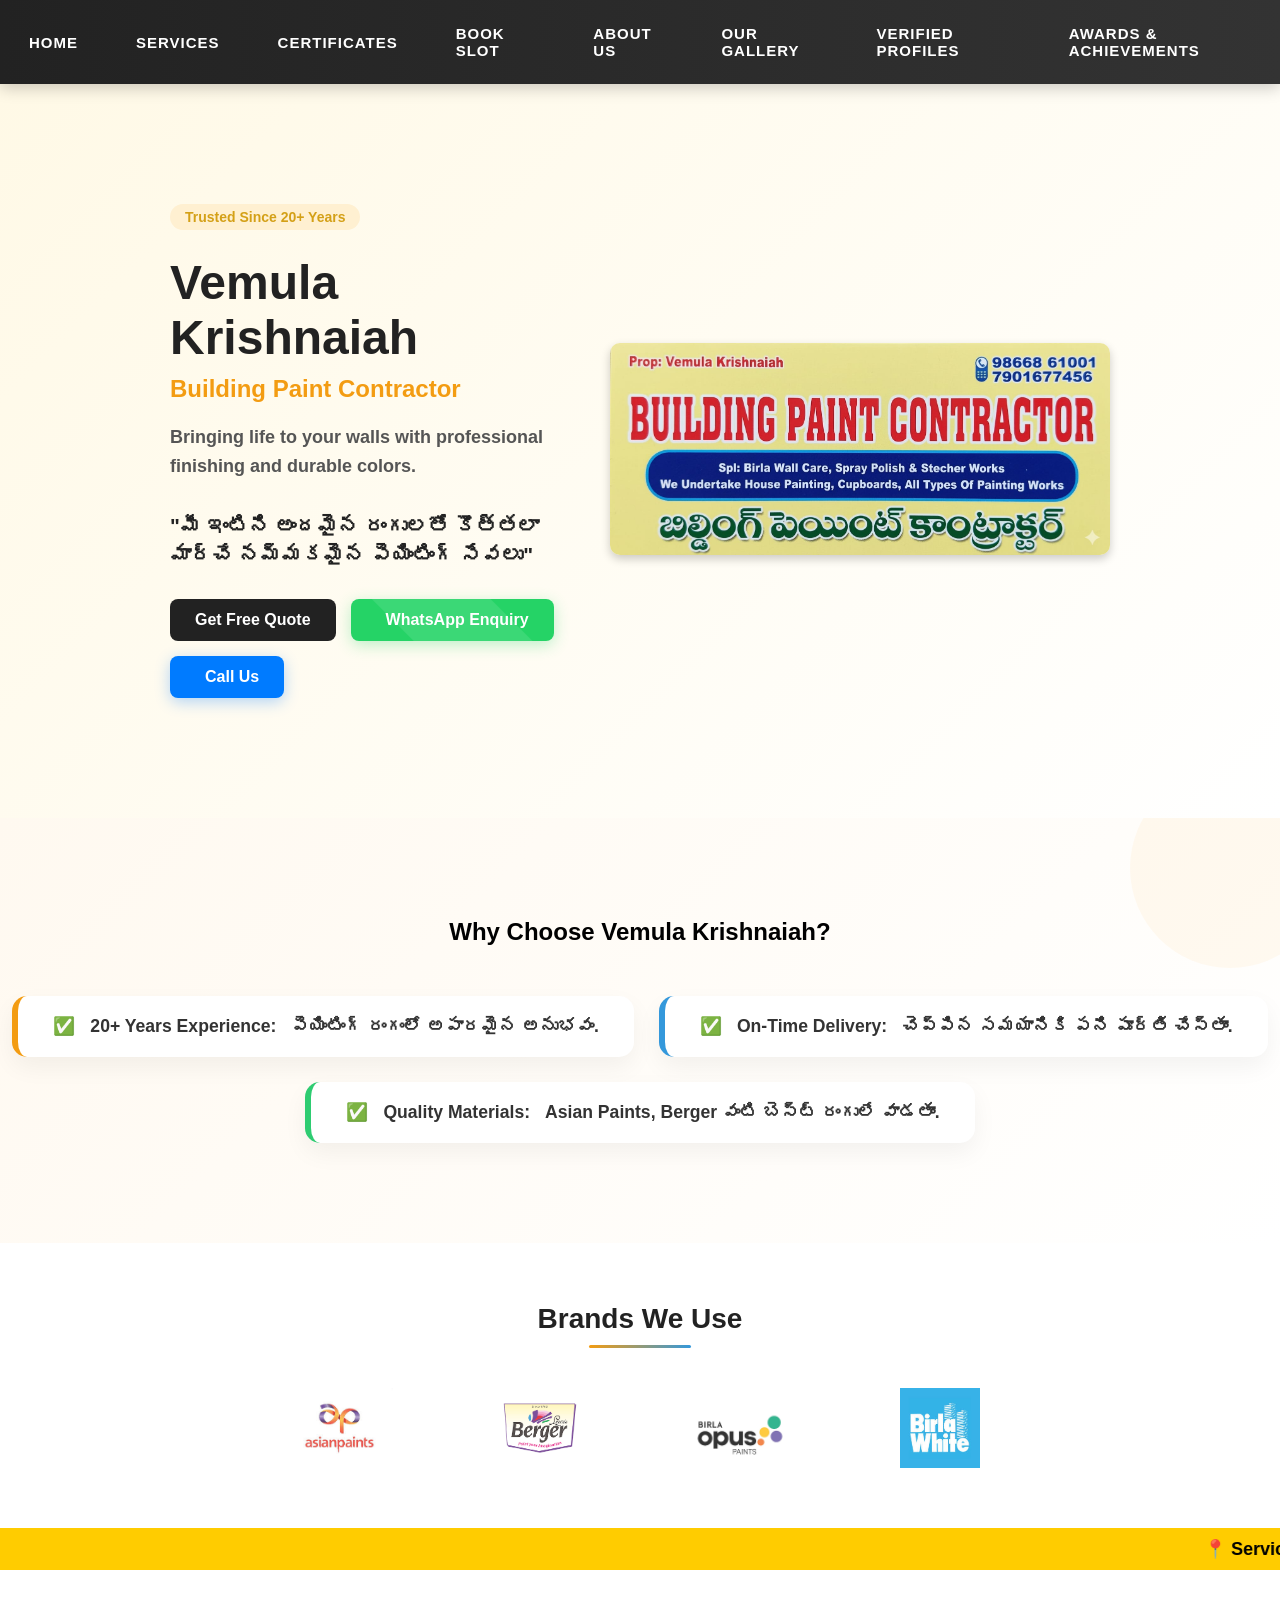
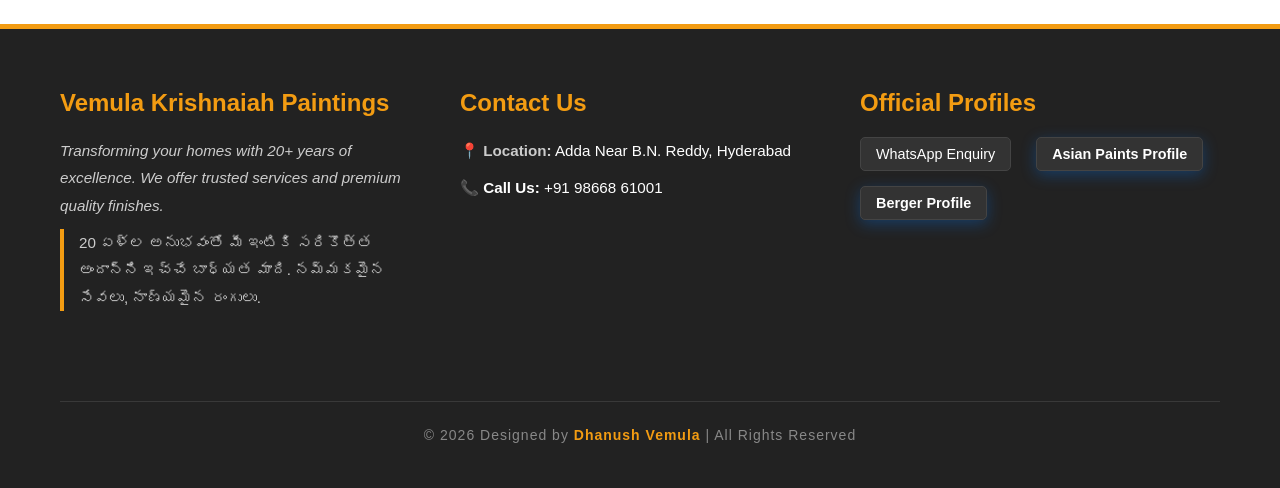
<file: index.html>
<!DOCTYPE html>
<html lang="en">

<head>
  <meta charset="UTF-8">
 <title>Vemula Krishnaiah Paintings</title>

<link rel="icon"
type="image/png"
href="Images/favicon.jpg">
  <meta name="viewport" content="width=device-width, initial-scale=1.0">

  <meta name="description"
    content="Vemula Krishnaiah - Professional building painting contractor offering interior, exterior, texture and waterproofing services.">

  <link rel="stylesheet" href="style.css">
</head>

<body>

<!-- ================= NAVBAR ================= -->

<nav class="navbar">
  <a href="index.html">Home</a>
  <a href="services.html">Services</a>
  <a href="certificates.html">Certificates</a>
  <a href="contact.html">Book Slot</a>
   <a href="about.html">About us</a>
    <a href="gallery.html">OUR GALLERY</a>
      <a href="memberships.html">Verified Profiles</a>
          <a href="achievements.html">Awards & Achievements</a>





    
</nav>
<!-- ================= BUSINESS INTRO ================= -->
<header class="header">
  <div class="hero-container">
    <div class="hero-content">
      <div class="hero-text">
        <span class="badge">Trusted Since 20+ Years</span>
        <h1 class="business-name">Vemula Krishnaiah</h1>
        <h2 class="business-title">Building Paint Contractor</h2>
        <p class="tagline">
          Bringing life to your walls with professional finishing and durable colors. 
        </p>
            <p class="tagline-te">"మీ ఇంటిని అందమైన రంగులతో కొత్తలా మార్చే నమ్మకమైన పెయింటింగ్ సేవలు"</p>
        <div class="cta-buttons">
          <a href="contact.html" class="btn primary-btn">Get Free Quote</a>
          <a href="https://wa.me/919866861001" class="btn whatsapp-btn" target="_blank">
            
            <i class="fab fa-whatsapp"></i> WhatsApp Enquiry
          </a>
              <a href="tel:+919866861001" class="btn call-btn">
        <i class="fas fa-phone-alt"></i> Call Us
    </a>
        </div>
      </div>
      <div class="hero-image">
        <img src="Images/contractor-banner.jpeg" alt="Painting Contractor">
        
      </div>
    </div>
  </div>
</header>

<!-- ================= whyus ================= -->
<section class="why-us">
    <div class="container">
        <h2>Why Choose Vemula Krishnaiah?</h2>
        <ul class="features-list">
            <li>✅ <strong>20+ Years Experience:</strong> పెయింటింగ్ రంగంలో అపారమైన అనుభవం.</li>
            <li>✅ <strong>On-Time Delivery:</strong> చెప్పిన సమయానికి పని పూర్తి చేస్తాం.</li>
            <li>✅ <strong>Quality Materials:</strong> Asian Paints, Berger వంటి బెస్ట్ రంగులే వాడతాం.</li>
          
    </div>
</section>
<!-- ================= BRANDS ================= -->

<section class="brands">

<h2>Brands We Use</h2>

<div class="brand-logos">

<img src="Images/asian-paints.jpg" alt="Asian Paints">
<img src="Images/berger-paints.png" alt="Berger">
<img src="Images/opus.png" alt="Opus">
<img src="Images/birla-paint.jpg" alt="Birla White">

</div>

</section>



<!-- ================= LOCATION MARQUEE ================= -->


<marquee class="marquee-text" scrollamount="6">
        📍 <strong>Service Areas:</strong> B.N. Reddy Nagar, Vanasthalipuram, Hasthinapuram, L.B. Nagar, and all over Hyderabad. 
        📞 Contact: +91 98668 61001
    </marquee>

    <!-- ================= Footer ================= -->

<footer class="main-footer">
    <div class="footer-container">
        
        <div class="footer-about">
            <h3>Vemula Krishnaiah Paintings</h3>
            <p class="en-text">Transforming your homes with 20+ years of excellence. We offer trusted services and premium quality finishes.</p>
            <p class="te-text">20 ఏళ్ల అనుభవంతో మీ ఇంటికి సరికొత్త అందాన్ని ఇచ్చే బాధ్యత మాది. నమ్మకమైన సేవలు, నాణ్యమైన రంగులు.</p>
        </div>

        <div class="footer-contact">
            <h4>Contact Us</h4>
            <p>📍 <strong>Location:</strong> <a href="https://maps.google.com/?q=BN+Reddy+Hyderabad"
target="_blank">Adda Near B.N. Reddy, Hyderabad</p>
            <p>📞 <strong>Call Us:</strong> <a href="tel:+919866861001">+91 98668 61001</a></p>
            
        </div>

   <div class="footer-social">

    <h4>Official Profiles</h4>

    <div class="social-links">

        <a href="https://wa.me/919866861001"
        class="wa-btn"
        target="_blank">

        WhatsApp Enquiry

        </a>


        <a href="https://www.asianpaints.com/contractor-locator.0004031239.html"
        class="profile-btn"
        target="_blank">

        Asian Paints Profile

        </a>


        <a href="https://bpilmobile.bergerindia.com/SUVIDHAAPINEW/Portfolio/Painter?qs=pACcvw47m35t1z3iGpUlAg%253d%253d"
        class="profile-btn"
        target="_blank">

        Berger Profile

        </a>

    </div>

</div>
    
    <div class="footer-bottom">
        <p>&copy; 2026 Designed by <strong>Dhanush Vemula</strong> | All Rights Reserved</p>
    </div>
</footer>
</file>
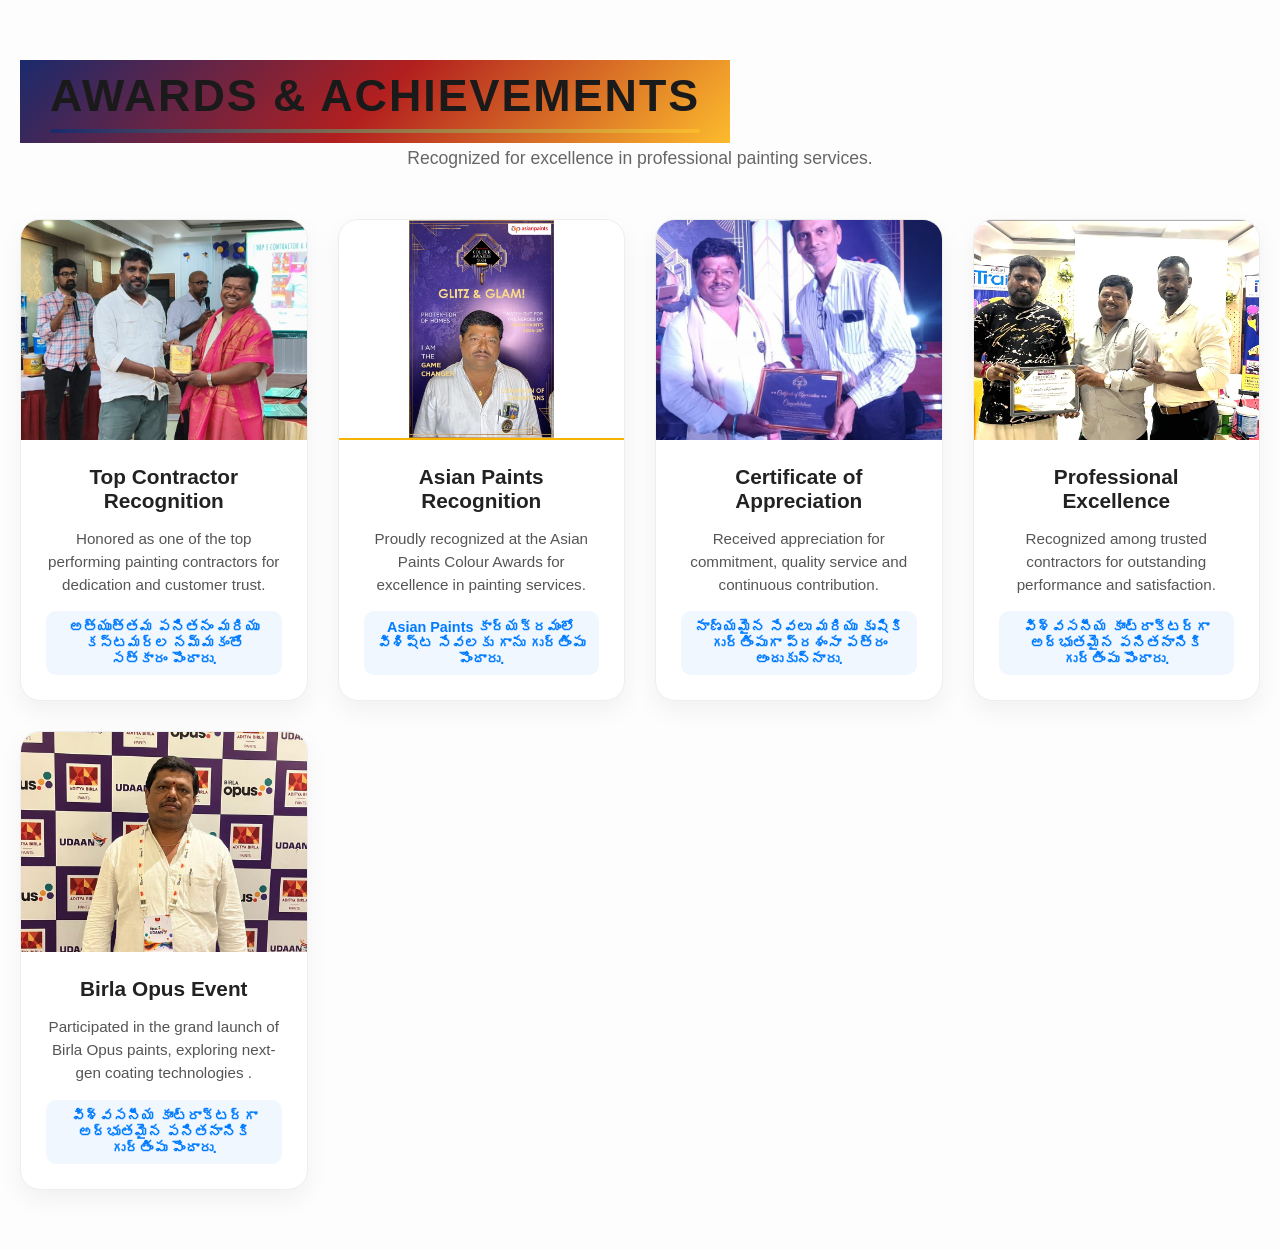
<file: achievements.html>
<!DOCTYPE html>
<html lang="en">

<head>

  <meta charset="UTF-8">
  <meta name="viewport" content="width=device-width, initial-scale=1.0">

  <title>Achievements| Vemula Krishnaiah</title>

  <link rel="stylesheet" href="style.css">

</head>
<div id="imgModal" class="modal">

  <span class="close">&times;</span>

  <img class="modal-content" id="modalImg">

</div>
<body>
<section class="achievements-section">
    <div class="container">
        
        <h2 class="section-title">Awards & Achievements</h2>
        <p class="section-desc">Recognized for excellence in professional painting services.</p>

        <div class="achievements-grid">

            <div class="achievement-card">
                <div class="award-img-box"> 
                    <img src="Images/award1.jpeg" class="zoom-img" alt="Top Contractor Recognition" height="340px">
                </div>
                <div class="achievement-content">
                    <h3>Top Contractor Recognition</h3>
                    <p class="eng-text">Honored as one of the top performing painting contractors for dedication and customer trust.</p>
                    <p class="tel-text">అత్యుత్తమ పనితనం మరియు కస్టమర్ల నమ్మకంతో సత్కారం పొందారు.</p>
                </div>
            </div>

            <div class="achievement-card">
                <div class="award-img-box">
                    <img src="Images/award2.jpeg" class="zoom-img second-img" alt="Asian Paints Recognition">
                </div>
                <div class="achievement-content">
                    <h3>Asian Paints Recognition</h3>
                    <p class="eng-text">Proudly recognized at the Asian Paints Colour Awards for excellence in painting services.</p>
                    <p class="tel-text">Asian Paints కార్యక్రమంలో విశిష్ట సేవలకు గాను గుర్తింపు పొందారు.</p>
                </div>
            </div>

            <div class="achievement-card">
                <div class="award-img-box">
                    <img src="Images/award3.jpeg" class="zoom-img" alt="Certificate of Appreciation">
                </div>
                <div class="achievement-content">
                    <h3>Certificate of Appreciation</h3>
                    <p class="eng-text">Received appreciation for commitment, quality service and continuous contribution.</p>
                    <p class="tel-text">నాణ్యమైన సేవలు మరియు కృషికి గుర్తింపుగా ప్రశంసా పత్రం అందుకున్నారు.</p>
                </div>
            </div>

            <div class="achievement-card">
                <div class="award-img-box">
                    <img src="Images/award4.jpeg" class="zoom-img" alt="Professional Excellence">
                </div>
                <div class="achievement-content">
                    <h3>Professional Excellence</h3>
                    <p class="eng-text">Recognized among trusted contractors for outstanding performance and satisfaction.</p>
                    <p class="tel-text">విశ్వసనీయ కాంట్రాక్టర్‌గా అద్భుతమైన పనితనానికి గుర్తింపు పొందారు.</p>
                </div>
            </div>


              <div class="achievement-card">
                <div class="award-img-box">
                    <img src="Images/opus event.jpg" class="zoom-img" alt="Professional Excellence">
                </div>
                <div class="achievement-content">
                    <h3>Birla Opus Event</h3>
                    <p class="eng-text">Participated in the grand launch of Birla Opus paints, exploring next-gen coating technologies
.</p>
                    <p class="tel-text">విశ్వసనీయ కాంట్రాక్టర్‌గా అద్భుతమైన పనితనానికి గుర్తింపు పొందారు.</p>
                </div>
            </div>

        </div> </div> </section>
<script src="gallery.js"></script>
</file>
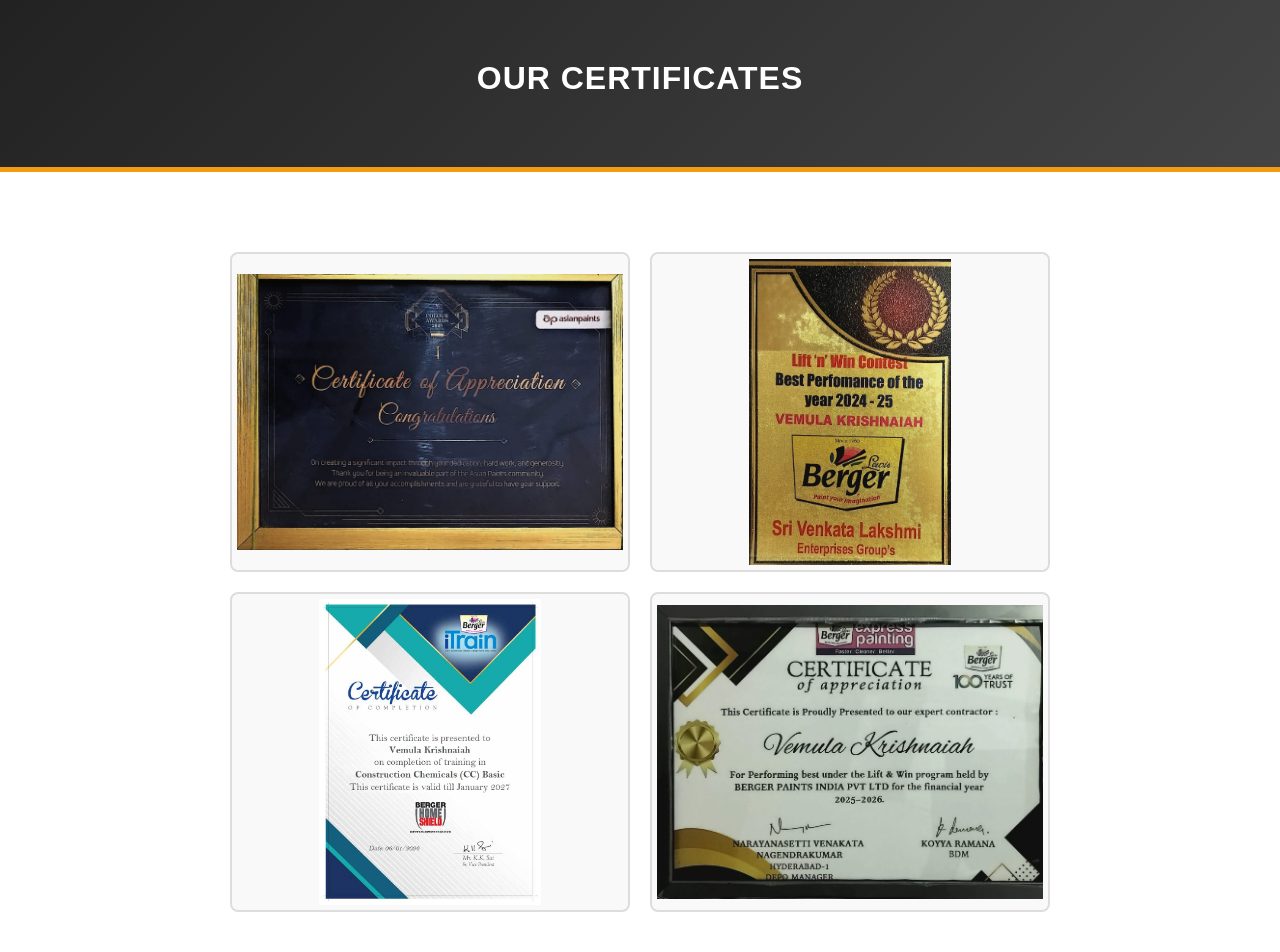
<file: certificates.html>
<!DOCTYPE html>
<html lang="en">
<head>
  <meta charset="UTF-8">
  <title>Certificates</title>
  <meta name="viewport" content="width=device-width, initial-scale=1.0">
  <link rel="stylesheet" href="style.css">
</head>
<body>

<header class="header small">
  <h1>Our Certificates</h1>
</header>

<section class="certificates">
  <img src="Images/asain.jpeg" width="600" height="500" alt="Birla Wall Care"class="cert-img">
  <img src="Images/berger.jpeg" width="500" height="500" alt="Birla Wall Care" class="cert-img">
    <img src="Images/itrain.jpeg" width="600" height="500" alt="Birla Wall Care"class="cert-img">
  <img src="Images/certificatee.jpeg" width="500" height="500" alt="Birla Wall Care" class="cert-img">
</section>

<div id="certModal" class="modal">
  <span class="close">&times;</span>
  <img id="modalImg" class="modal-content">
</div>

<script src="certificates.js"></script>
</body>
</html>
</file>
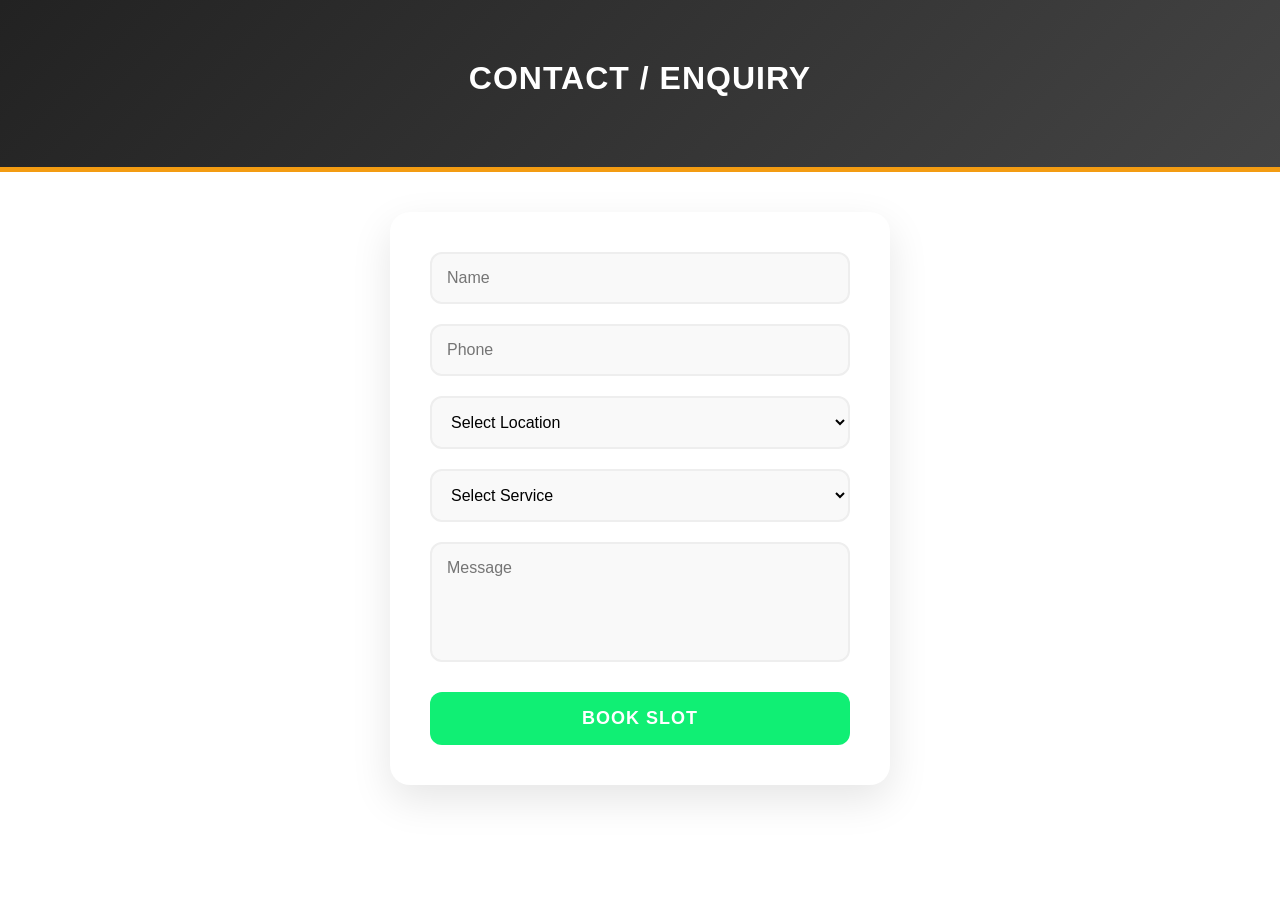
<file: contact.html>
<!DOCTYPE html>
<html lang="en">
<head>
  <meta charset="UTF-8">
  <title>Contact</title>
  <meta name="viewport" content="width=device-width, initial-scale=1.0">
  <link rel="stylesheet" href="style.css">
</head>
<body>

<header class="header small">
  <h1>Contact / Enquiry</h1>
</header>

<form id="enquiryForm" class="contact-form">
  <p id="successMsg" class="success-message" style="display:none;"></p>

  <input type="text" id="name" placeholder="Name" required>
  <input type="tel" id="phone" placeholder="Phone" required>
 <select id="location" required>
<option value="">Select Location</option>

<option>Patancheru</option>
<option>Lingampally</option>
<option>Miyapur</option>
<option>Kukatpally</option>
<option>Bachupally</option>
<option>Chandanagar</option>
<option>Hitech City</option>
<option>Gachibowli</option>
<option>Madhapur</option>
<option>Kondapur</option>
<option>Ameerpet</option>
<option>SR Nagar</option>
<option>Begumpet</option>
<option>Secunderabad</option>
<option>LB Nagar</option>
<option>Uppal</option>
<option>Dilsukhnagar</option>
<option>BN Reddy</option>
<option>Injapur</option>
<option>Ibrahimpatnam</option>

</select>

  <select id="service" required>
    <option value="">Select Service</option>
    <option>Interior Painting</option>
    <option>Exterior Painting</option>
    <option>Waterproofing</option>
     <option>Whole Building</option>
     <option>Others</option>
  </select>

  <textarea id="message" placeholder="Message"></textarea>
  <button type="submit">Book Slot</button>
</form>


<script src="contact.js"></script>
</body>
</html>
</file>
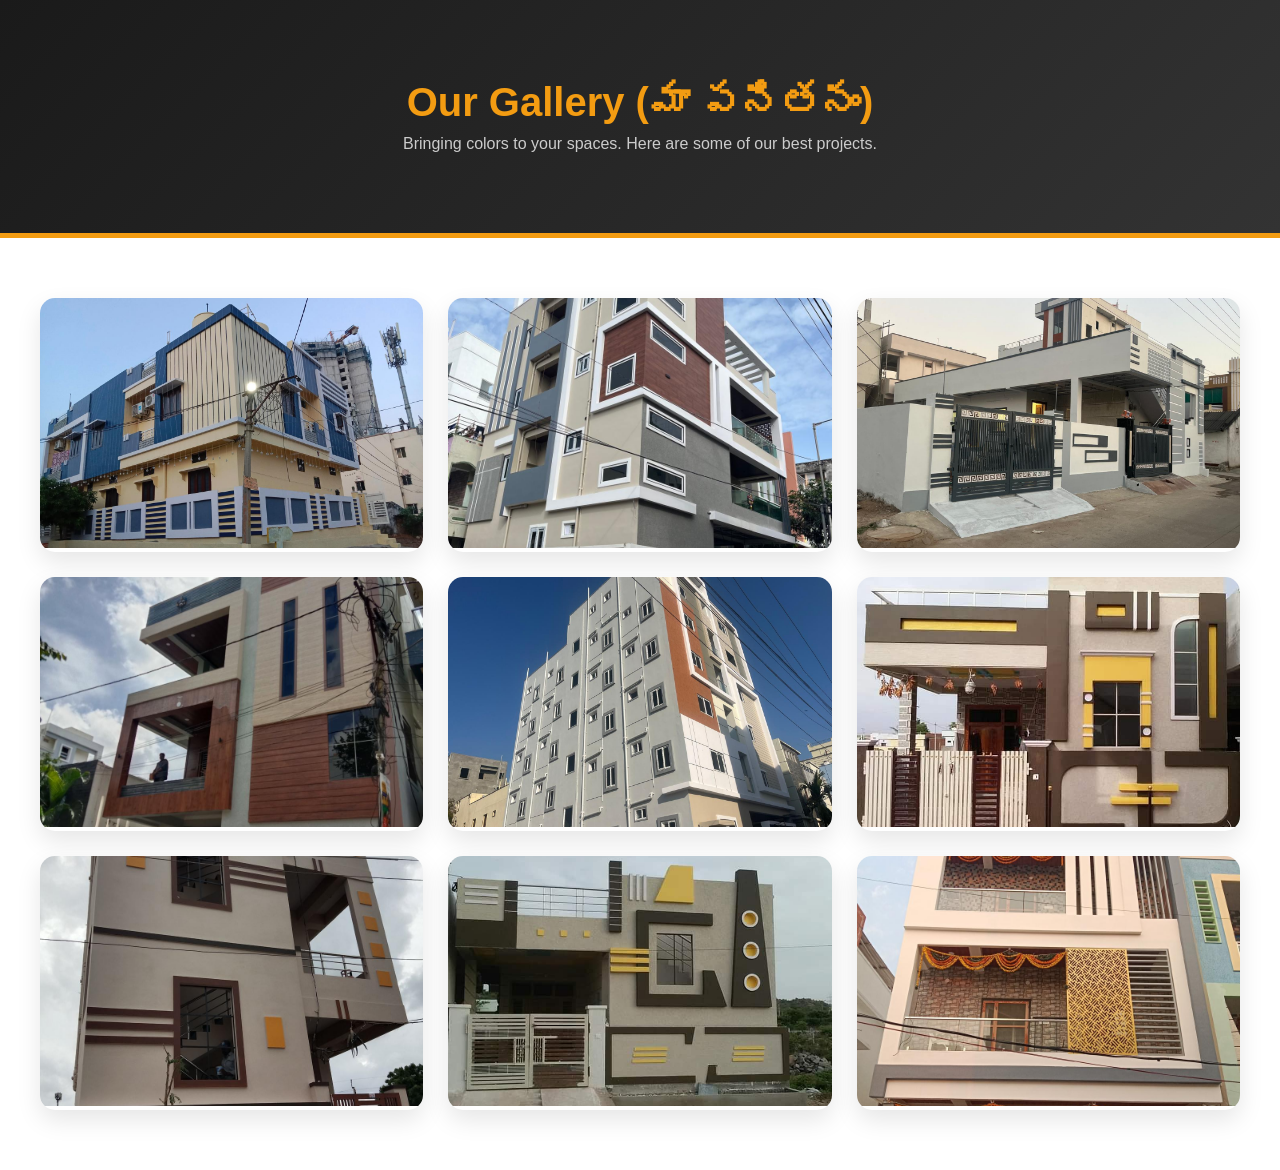
<file: gallery.html>
<!DOCTYPE html>
<html lang="en">
<head>
    <meta charset="UTF-8">
    <meta name="viewport" content="width=device-width, initial-scale=1.0">
    <title>Gallery | Vemula Krishnaiah Paintings</title>
    <link rel="stylesheet" href="style.css">
</head>
<body>

    <header class="gallery-hero">
        <div class="container">
            <h1>Our Gallery (మా పనితనం)</h1>
            <p>Bringing colors to your spaces. Here are some of our best projects.</p>
        </div>
    </header>

    <section class="gallery-section">
        <div class="container gallery-grid">
            <div class="gallery-item">
                   <img src="Images/building 1.jpeg" class="zoom-img" width="200" height="200" alt="Interior" > 
                <div class="overlay"><span>Building</span></div>
            </div>
            <div class="gallery-item">
               <img src="Images/building 7.jpeg" class="zoom-img" width="50" height="100" alt="Interior" > 
                <div class="overlay"><span>Building</span></div>
            </div>
            <div class="gallery-item">
           <img src="Images/building 8.jpeg"class="zoom-img" width="200" height="200" alt="Interior" > 
                <div class="overlay"><span>Building</span> </div>
            </div>
            <div class="gallery-item">
          <img src="Images/building 4.jpeg" class="zoom-img" width="200" height="200" alt="Interior" > 
                <div class="overlay"><span>Building</span></div>
            </div>
            <div class="gallery-item">
                <img src="Images/building 9.jpeg" class="zoom-img" width="200" height="200" alt="Interior" > 
                <div class="overlay"><span>Building</span></div>
            </div>
            <div class="gallery-item">
              <img src="Images/building 6.jpeg" class="zoom-img"  width="200" height="200" alt="Interior" > 
                <div class="overlay"><span>Building</span></div>
            </div>
                 <div class="gallery-item">
              <img src="Images/building 2.jpeg" class="zoom-img"  width="200" height="200" alt="Interior" > 
                <div class="overlay"><span>Building</span></div>
            </div>
                 <div class="gallery-item">
              <img src="Images/building 5.jpeg" class="zoom-img"  width="200" height="200" alt="Interior" > 
                <div class="overlay"><span>Building</span></div>
            </div>
                 <div class="gallery-item">
              <img src="Images/building 3.jpeg" class="zoom-img"  width="200" height="200" alt="Interior" > 
                <div class="overlay"><span>Building</span></div>
            </div>
        </div>
    </section>
<!-- MODAL -->
<div id="imgModal" class="modal">
  <span class="close">&times;</span>
  <img id="modalImg" class="modal-content">
</div>

<script src="gallery.js"></script>
    </body>
</html>
</file>
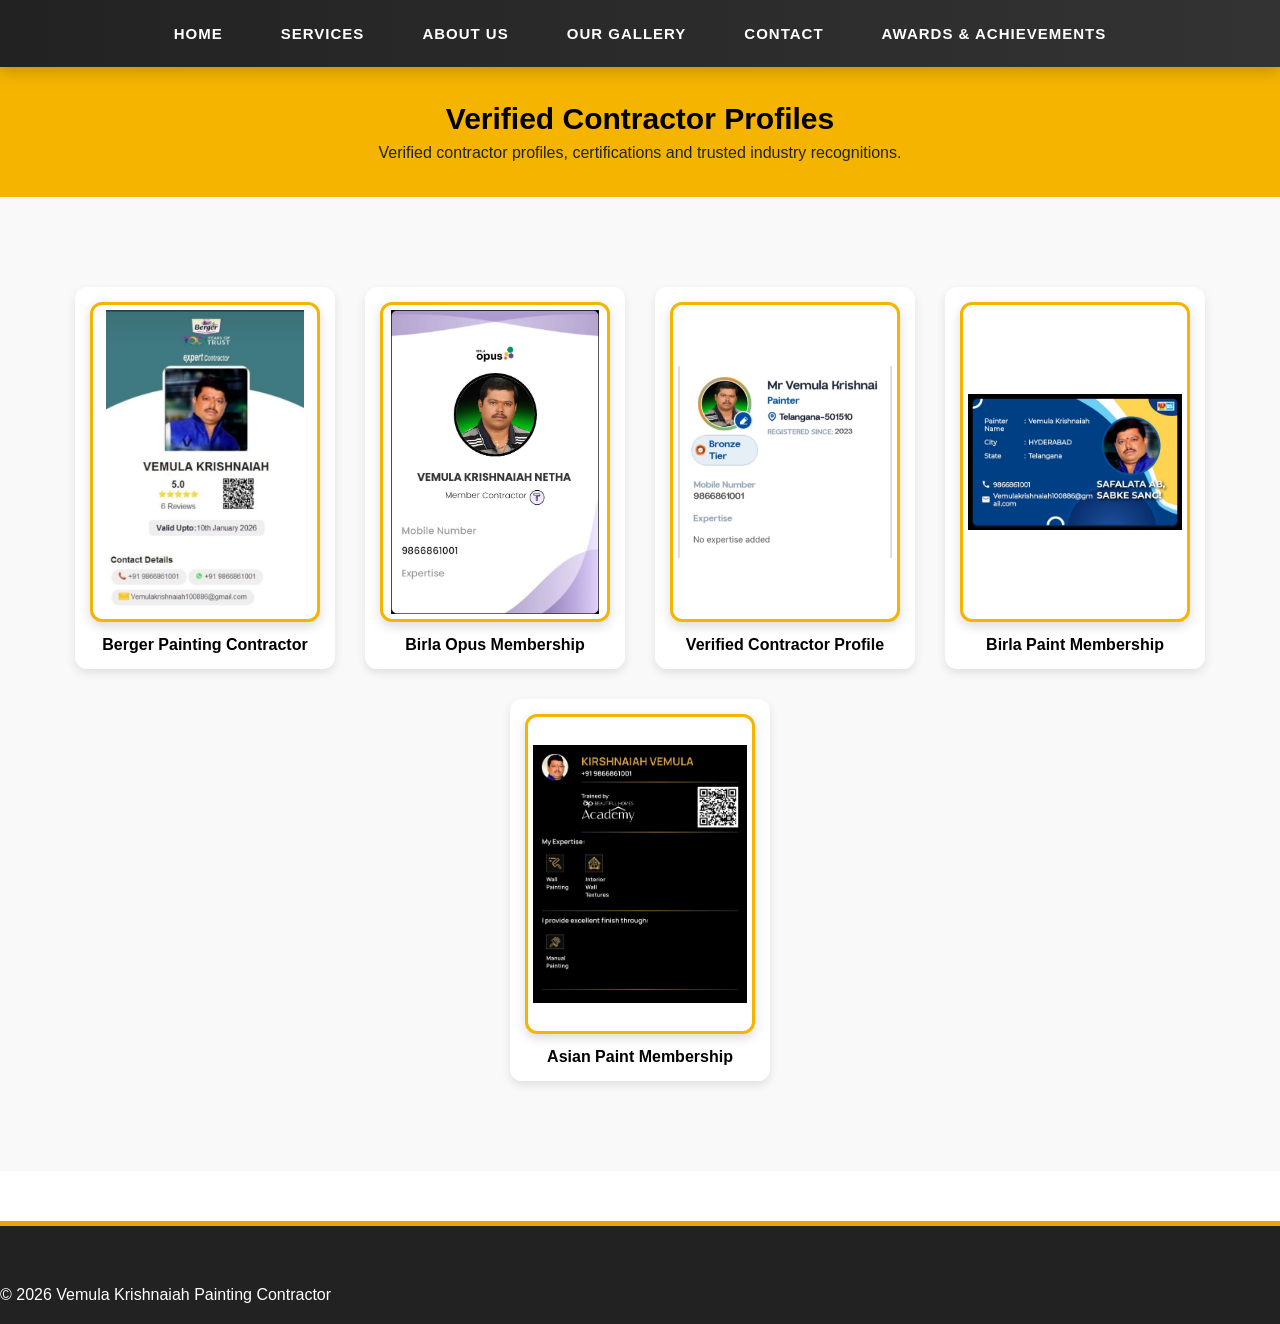
<file: memberships.html>
<!DOCTYPE html>
<html lang="en">

<head>

  <meta charset="UTF-8">
  <meta name="viewport" content="width=device-width, initial-scale=1.0">

  <title>Memberships | Vemula Krishnaiah</title>

  <link rel="stylesheet" href="style.css">

</head>

<body>


<!-- ================= NAVBAR ================= -->

<nav class="navbar">

  <a href="index.html">HOME</a>

  <a href="services.html">SERVICES</a>

  <a href="about.html">ABOUT US</a>

  <a href="gallery.html">OUR GALLERY</a>

  <a href="contact.html">CONTACT</a>

    <a href="achievements.html">Awards & Achievements</a>

</nav>


<!-- ================= HEADER ================= -->

<header class="page-header">

  <h1>Verified Contractor Profiles</h1>

  <p>
   Verified contractor profiles, certifications and trusted industry recognitions.
  </p>

</header>


<!-- ================= MEMBERSHIP SECTION ================= -->

<section class="membership-section">

  <div class="membership-grid">


    <div class="member-card">

      <img src="Images/bergerr.jpeg"
    class="zoom-img"
      alt="Membership">

      <p>Berger Painting Contractor</p>

    </div>


    <div class="member-card">

      <img src="Images/opuss.jpeg"
      class="zoom-img" ,class="cert-img"
      alt="Membership">

      <p>Birla Opus Membership</p>

    </div>


    <div class="member-card">

      <img src="Images/idd.jpeg"
      class="zoom-img"
      alt="Membership">

      <p>Verified Contractor Profile</p>

    </div>


    <div class="member-card">

      <img src="Images/birlaa.jpeg"
     class="zoom-img"
      alt="Membership">

      <p>Birla Paint Membership</p>

    </div>

   <div class="member-card">

      <img src="Images/asain profile.jpg"
     class="zoom-img"
      alt="Membership">

      <p>Asian Paint Membership</p>

    </div>
  </div>

</section>


<!-- ================= FOOTER ================= -->

<footer class="main-footer">

  <p>
    © 2026 Vemula Krishnaiah Painting Contractor
  </p>

</footer>

<!-- IMAGE MODAL -->

<div id="imgModal" class="modal">

  <span class="close">&times;</span>

  <img class="modal-content" id="modalImg">

</div>

<script src="gallery.js"></script>

</body>
</html>
</file>
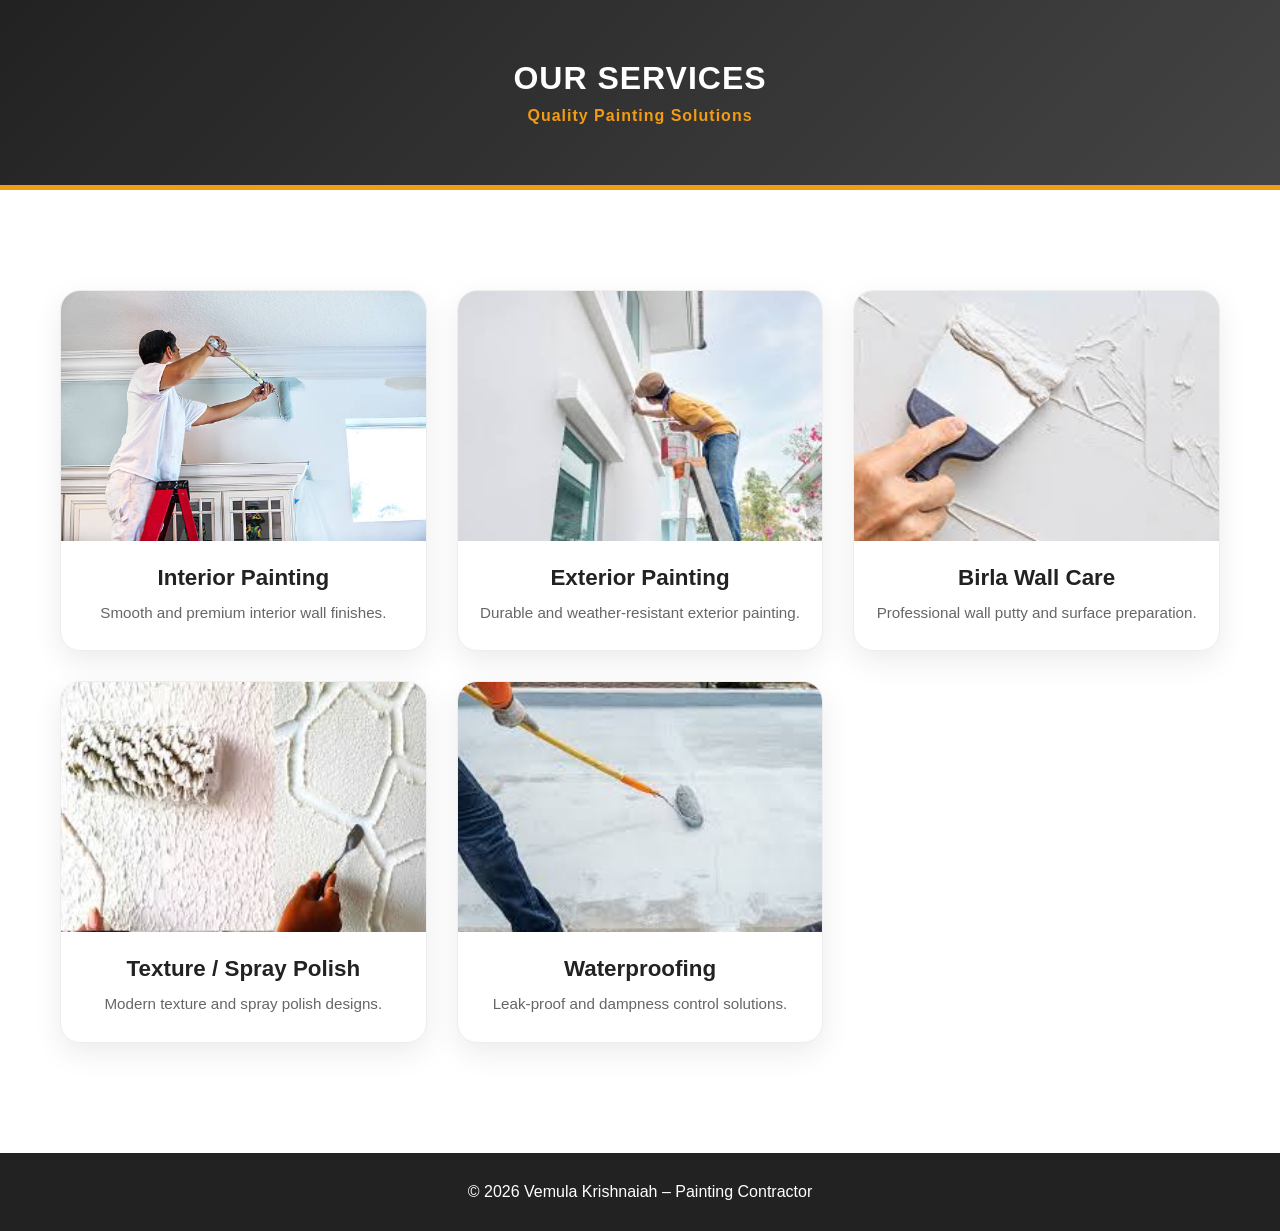
<file: services.html>
<!DOCTYPE html>
<html lang="en">
<head>
  <meta charset="UTF-8">
  <title>Services</title>
  <meta name="viewport" content="width=device-width, initial-scale=1.0">
  <link rel="stylesheet" href="style.css">
</head>
<body>

<header class="header small">
  <h1>Our Services</h1>
  <p>Quality Painting Solutions</p>
</header>

<section class="services">

  <div class="service-card">
    <img src="Images/interior.jpg" width="200" height="200" alt="Interior" > 
    <h3>Interior Painting</h3>
    <p>Smooth and premium interior wall finishes.</p>
  </div>

  <div class="service-card">
    <img src="Images/exterior.jpg" width="200" height="200" alt="Exterior Painting">
    <h3>Exterior Painting</h3>
    <p>Durable and weather-resistant exterior painting.</p>
  </div>

  <div class="service-card">
    <img src="Images/birla.jpg" width="200" height="200" alt="Birla Wall Care">
    <h3>Birla Wall Care</h3>
    <p>Professional wall putty and surface preparation.</p>
  </div>

  <div class="service-card">
    <img src="Images/texture.jpg" width="200" height="200" alt="Texture Painting">
    <h3>Texture / Spray Polish</h3>
    <p>Modern texture and spray polish designs.</p>
  </div>

  <div class="service-card">
   <img src="Images/waterproof.jpg" width="200" height="200" alt="Waterproofing">
    <h3>Waterproofing</h3>
    <p>Leak-proof and dampness control solutions.</p>
  </div>

</section>

<footer class="footer">
  <p>© 2026 Vemula Krishnaiah – Painting Contractor</p>
</footer>

</body>
</html>
</file>
<file: style.css>
/* Reset */
*{
  margin:0;
  padding:0;
  box-sizing:border-box;
  font-family:Arial, sans-serif;
}

body{
  margin:0;
}

/* ================= NAVBAR ================= */


/* ================= COLORFUL NAVBAR ================= */
.navbar {
    display: flex;
    justify-content: center;
    align-items: center;
    padding: 15px 0;
    /* స్టైలిష్ గ్రేడియంట్ బ్యాక్‌గ్రౌండ్ */
    background: linear-gradient(90deg, #222 0%, #333 100%);
    position: sticky;
    top: 0;
    z-index: 1000;
    box-shadow: 0 4px 15px rgba(0,0,0,0.2);
}

.navbar a {
    text-decoration: none;
    color: #fff;
    font-size: 15px;
    font-weight: 700;
    margin: 0 12px;
    padding: 10px 20px;
    border-radius: 50px; /* పిల్ షేప్ */
    transition: all 0.4s ease;
    text-transform: uppercase;
    letter-spacing: 1px;
    border: 2px solid transparent;
}

/* ఒక్కో బటన్‌కి ఒక్కో కలర్ హోవర్ ఎఫెక్ట్ */

/* Home - Orange */
.navbar a:nth-child(1):hover {
    background: #f39c12;
    box-shadow: 0 0 15px rgba(243, 156, 18, 0.6);
}

/* Services - Blue */
.navbar a:nth-child(2):hover {
    background: #3498db;
    box-shadow: 0 0 15px rgba(52, 152, 219, 0.6);
}

/* Certificates - Green */
.navbar a:nth-child(3):hover {
    background: #2ecc71;
    box-shadow: 0 0 15px rgba(46, 204, 113, 0.6);
}

/* Contact - Purple */
.navbar a:nth-child(4):hover {
    background: #9b59b6;
    box-shadow: 0 0 15px rgba(155, 89, 182, 0.6);
}

/* Contact - Purple */
.navbar a:nth-child(5):hover {
    background: #40e66c;
    box-shadow: 0 0 15px rgba(24, 239, 139, 0.6);
}


/* Active State - ప్రస్తుతం ఉన్న పేజీ ఆరెంజ్‌లో ఉంటుంది */
.navbar a.active {
    background: #f39c12;
    color: #fff;
}

/* Mobile Responsive */
@media (max-width: 768px) {
    .navbar {
        flex-wrap: wrap;
        padding: 10px;
    }
    .navbar a {
        font-size: 12px;
        margin: 5px;
        padding: 8px 12px;
    }
}

/* ================= HEADER ================= */

/* Header Styling */
.header {
    background: linear-gradient(135deg, #fff9e6 0%, #ffffff 100%);
    padding: 80px 20px;
    overflow: hidden;
}

.hero-container {
    max-width: 1200px;
    margin: 0 auto;
}

.hero-content {
    display: flex;
    align-items: center;
    justify-content: space-between;
    gap: 40px;
    flex-wrap: wrap;
}

/* Text Side */
.hero-text {
    flex: 1;
    min-width: 300px;
}

.badge {
    background: #fff0d1;
    color: #d4a017;
    padding: 5px 15px;
    border-radius: 20px;
    font-size: 14px;
    font-weight: 600;
    margin-bottom: 15px;
    display: inline-block;
}

.business-name {
    font-size: 48px;
    color: #222;
    margin: 10px 0;
    font-weight: 800;
}

.business-title {
    font-size: 24px;
    color: #f39c12;
    margin-bottom: 20px;
}

.tagline {
    font-size: 18px;
    color: #555;
    font-weight: 600;
    line-height: 1.6;
    margin-bottom: 30px;
}

.tagline-te {
    font-size: 1.3rem; /* తెలుగు కొంచెం పెద్దగా ఉంటే బాగుంటుంది */
    color: #222;
    font-weight: 600;
    margin-bottom: 8px;
    line-height: 1.4;
}

/* Buttons */
.cta-buttons {
    display: flex;
    gap: 15px;
    flex-wrap: wrap;
}

.btn {
    padding: 12px 25px;
    border-radius: 8px;
    text-decoration: none;
    font-weight: 600;
    transition: 0.3s;
    display: inline-block;
}

.primary-btn {
    background: #222;
    color: #fff;
}

.primary-btn:hover {
    background: #f39c12;
    transform: translateY(-3px);
}

/* ================= WHATSAPP BUTTON STYLE ================= */
.whatsapp-btn {
    background: #25d366; /* వాట్సాప్ బ్రాండ్ గ్రీన్ */
    color: #fff !important; /* టెక్స్ట్ వైట్ గా ఉండటానికి */
    border: none;
    display: inline-flex;
    align-items: center;
    gap: 10px;
    padding: 12px 25px;
    border-radius: 8px;
    font-weight: 700;
    text-decoration: none;
    transition: all 0.4s ease;
    box-shadow: 0 4px 15px rgba(37, 211, 102, 0.3); /* లేత ఆకుపచ్చ నీడ */
}

/* మౌస్ పెట్టినప్పుడు వచ్చే ఎఫెక్ట్ */
.whatsapp-btn:hover {
    background: #128c7e; /* కొంచెం డార్క్ గ్రీన్ */
    transform: translateY(-3px); /* కొంచెం పైకి లేస్తుంది */
    box-shadow: 0 8px 25px rgba(37, 211, 102, 0.5); /* నీడ పెరుగుతుంది */
}

/* వాట్సాప్ ఐకాన్ కొంచెం షేక్ అయ్యేలా చిన్న యానిమేషన్ */
.whatsapp-btn i {
    font-size: 20px;
    transition: 0.3s;
}

.whatsapp-btn:hover i {
    transform: rotate(15deg) scale(1.2); /* మౌస్ పెడితే ఐకాన్ వంగుతుంది */
}

/* బటన్ కి చిన్న గ్లో యానిమేషన్ (Optional - ఇంకా వెరైటీగా ఉండటానికి) */
.whatsapp-btn {
    position: relative;
    overflow: hidden;
}

.whatsapp-btn::after {
    content: '';
    position: absolute;
    top: -50%;
    left: -50%;
    width: 200%;
    height: 200%;
    background: rgba(255, 255, 255, 0.1);
    transform: rotate(45deg);
    transition: 0.5s;
}

.whatsapp-btn:hover::after {
    left: 120%;
}

/* ================= CALL BUTTON STYLE ================= */
.call-btn {
    background: #007bff; /* ప్రొఫెషనల్ బ్లూ కలర్ */
    color: #fff !important;
    border: none;
    display: inline-flex;
    align-items: center;
    gap: 10px;
    padding: 12px 25px;
    border-radius: 8px;
    font-weight: 700;
    text-decoration: none;
    transition: all 0.4s ease;
    box-shadow: 0 4px 15px rgba(0, 123, 255, 0.3);
}

.call-btn:hover {
    background: #0056b3; /* డార్క్ బ్లూ ఆన్ హోవర్ */
    transform: translateY(-3px);
    box-shadow: 0 8px 25px rgba(0, 123, 255, 0.5);
}

/* బటన్లు అన్నీ ఒకే వరుసలో ఉండటానికి */
.cta-buttons {
    display: flex;
    gap: 15px;
    flex-wrap: wrap;
    margin-top: 30px;
}

/* మొబైల్ లో బటన్లు వెడల్పుగా కనిపించడానికి */
@media (max-width: 600px) {
    .cta-buttons {
        flex-direction: column;
    }
    .btn {
        width: 100%;
        justify-content: center;
    }
}


/* Image Side */
.hero-image {
    flex: 1;
    position: relative;
    text-align: center;
    min-width: 300px;
    animation: float 4s ease-in-out infinite;
}

.hero-image img {
    width: 100%;
    max-width: 500px;
    border-radius: 20px;
    box-shadow: 20px 20px 60px #d9d9d9, -20px -20px 60px #ffffff;
}


/* Floating Animation */
@keyframes float {
    0% { transform: translateY(0px); }
    50% { transform: translateY(-15px); }
    100% { transform: translateY(0px); }
}

/* Responsive */
@media (max-width: 768px) {
    .business-name { font-size: 36px; }
    .hero-content { text-align: center; }
    .cta-buttons { justify-content: center; }
}








/* ================= HERO IMAGE ================= */

.hero-container{
  display:flex;
  align-items:center;
  justify-content:center;
  gap:40px;
  padding:40px;
  flex-wrap:wrap;
}

.hero-image img{
  width:500px;
  border-radius:10px;
  box-shadow:0 4px 10px rgba(0,0,0,0.2);
}

.hero-image img:hover{
  transform:scale(1.05);
  transition:0.3s;
}

.hero-text{
  max-width:400px;
}

/* ================= SERVICES ================= */
/* ================= SERVICES PAGE STYLING ================= */

/* Header Style (Home Page కి సింక్ అయ్యేలా) */
.header.small {
    background: linear-gradient(135deg, #222 0%, #444 100%);
    padding: 60px 20px;
    text-align: center;
    color: #fff;
    border-bottom: 5px solid #f39c12;
}

.header.small h1 {
    font-size: 2.5rem;
    margin-bottom: 10px;
    text-transform: uppercase;
}

.header.small p {
    color: #f39c12;
    font-weight: 600;
    letter-spacing: 1px;
}

/* Services Grid */
.services {
    display: grid;
    grid-template-columns: repeat(auto-fit, minmax(300px, 1fr));
    gap: 30px;
    padding: 60px 20px;
    max-width: 1200px;
    margin: 0 auto;
}

/* Service Card Style */
.service-card {
    background: #fff;
    border-radius: 20px;
    overflow: hidden; /* ఇమేజ్ బయటికి రాకుండా */
    box-shadow: 0 10px 30px rgba(0,0,0,0.08);
    transition: all 0.4s ease;
    text-align: center;
    border: 1px solid #eee;
    padding-bottom: 25px;
}

.service-card:hover {
    transform: translateY(-10px);
    box-shadow: 0 15px 40px rgba(243, 156, 18, 0.15);
    border-color: #f39c12;
}

/* Image Styling */
.service-card img {
    width: 100%;
    height: 250px;
    object-fit: cover; /* ఇమేజ్ సాగకుండా నీట్‌గా సెట్ అవుతుంది */
    transition: transform 0.5s ease;
}

.service-card:hover img {
    transform: scale(1.1); /* మౌస్ పెడితే ఇమేజ్ జూమ్ అవుతుంది */
}

/* Card Text Styling */
.service-card h3 {
    margin: 20px 0 10px;
    font-size: 1.4rem;
    color: #222;
}

.service-card p {
    padding: 0 20px;
    color: #666;
    font-size: 0.95rem;
    line-height: 1.6;
}

/* Footer Style */
.footer {
    background: #222;
    color: #fff;
    text-align: center;
    padding: 30px;
    margin-top: 50px;
}

/* మొబైల్ ఫోన్ల కోసం */
@media (max-width: 768px) {
    .services {
        grid-template-columns: 1fr; /* ఫోన్లో ఒకదాని కింద ఒకటి */
    }
}






/* ================= CONTACT FORM ================= */


/* ================= CONTACT PAGE STYLING ================= */

/* చిన్న హెడర్ కోసం */
.header.small {
    background: linear-gradient(135deg, #222 0%, #444 100%);
    padding: 50px 20px;
    text-align: center;
    color: #fff;
    border-bottom: 5px solid #f39c12;
    margin-bottom: 40px;
}

.header.small h1 {
    font-size: 2rem;
    letter-spacing: 1px;
    text-transform: uppercase;
}

/* కాంటాక్ట్ ఫామ్ కంటైనర్ */
.contact-form {
    max-width: 500px;
    margin: 0 auto 60px;
    padding: 40px;
    background: #ffffff;
    border-radius: 20px;
    box-shadow: 0 15px 40px rgba(0,0,0,0.1);
    display: flex;
    flex-direction: column;
    gap: 20px;
}

/* ఇన్‌పుట్ ఫీల్డ్స్ మరియు సెలెక్ట్ బాక్సులు */
.contact-form input, 
.contact-form select, 
.contact-form textarea {
    width: 100%;
    padding: 15px;
    border: 2px solid #eee;
    border-radius: 12px;
    font-size: 16px;
    font-family: 'Poppins', sans-serif;
    transition: all 0.3s ease;
    outline: none;
    background: #f9f9f9;
}

/* క్లిక్ చేసినప్పుడు బోర్డర్ కలర్ మారడానికి */
.contact-form input:focus, 
.contact-form select:focus, 
.contact-form textarea:focus {
    border-color: #f39c12;
    background: #fff;
    box-shadow: 0 0 10px rgba(243, 156, 18, 0.1);
}

.contact-form textarea {
    height: 120px;
    resize: none;
}

/* సబ్మిట్ బటన్ స్టైల్ */
.contact-form button {
    background: #10ef74;
    color: #fff;
    padding: 16px;
    border: none;
    border-radius: 12px;
    font-size: 18px;
    font-weight: 700;
    cursor: pointer;
    transition: all 0.3s ease;
    text-transform: uppercase;
    letter-spacing: 1px;
    margin-top: 10px;
}

.contact-form button:hover {
    background: #222;
    transform: translateY(-3px);
    box-shadow: 0 10px 20px rgba(0,0,0,0.15);
}

/* మొబైల్ ఫోన్ల కోసం */
@media (max-width: 600px) {
    .contact-form {
        margin: 20px;
        padding: 25px;
    }
}

/* ================= MARQUEE ================= */

.marquee-text{
  background:#ffcc00;
  color:#000;
  padding:10px;
  font-weight:bold;
  font-size:18px;
}

/* ================= MODAL ================= */


/* ================= FOOTER ================= */





/* BRANDS */

/* ================= BRANDS SECTION ================= */
.brands {
    padding: 60px 20px;
    background: #fff;
    text-align: center;
}

.brands h2 {
    font-size: 28px;
    color: #222;
    margin-bottom: 40px;
    position: relative;
    display: inline-block;
}

/* టైటిల్ కింద ఒక చిన్న రంగుల లైన్ */
.brands h2::after {
    content: '';
    display: block;
    width: 50%;
    height: 3px;
    background: linear-gradient(90deg, #f39c12, #3498db);
    margin: 10px auto 0;
    border-radius: 10px;
}

.brand-logos {
    display: flex;
    justify-content: center;
    align-items: center;
    gap: 50px; /* లోగోల మధ్య దూరం */
    flex-wrap: wrap; /* ఫోన్లలో ఒకదాని కింద ఒకటి రావడానికి */
    max-width: 1000px;
    margin: 0 auto;
}

.brand-logos img {
    width: 150px; /* లోగోల వెడల్పు */
    height: auto;
    max-height: 80px; /* ఎత్తు మరీ ఎక్కువ కాకుండా */
    object-fit: contain;
    /* మొదట కొంచెం గ్రే కలర్ లో ఉండి మౌస్ పెడితే కలర్ వచ్చేలా చేయొచ్చు (Optional) */
    
    opacity: 0.8;
    transition: all 0.4s ease;
    cursor: pointer;
}

/* మౌస్ పెట్టినప్పుడు లోగో ఒరిజినల్ కలర్ లోకి మారి మెరుస్తుంది */
.brand-logos img:hover {
    filter: grayscale(0%);
    opacity: 1;
    transform: scale(1.15); /* కొంచెం పెద్దదవుతుంది */
}

/* మొబైల్ ఫోన్ల కోసం అడ్జస్ట్‌మెంట్ */
@media (max-width: 768px) {
    .brand-logos {
        gap: 30px;
    }
    .brand-logos img {
        width: 100px;
    }
}


/* ================= SERVICES SECTION ================= */
/* ================= WHY US (Colorful & Vibrant) ================= */
.why-us {
    padding: 100px 0;
    /* ఒక లైట్ అండ్ బ్రైట్ గ్రేడియంట్ బ్యాక్‌గ్రౌండ్ */
    background: linear-gradient(135deg, #fff9f0 0%, #ffffff 100%);
    text-align: center;
    position: relative;
    overflow: hidden;
}

/* వెనుక చిన్న డెకరేటివ్ కలర్ సర్కిల్స్ (Variety కోసం) */
.why-us::before {
    content: '';
    position: absolute;
    top: -50px; right: -50px;
    width: 200px; height: 200px;
    background: rgba(243, 156, 18, 0.05);
    border-radius: 50%;
}

.features-list {
    display: flex;
    flex-wrap: wrap;
    gap: 25px;
    justify-content: center;
    list-style: none;
    padding: 0;
    margin-top: 50px;
}

.features-list li {
    background: #ffffff;
    padding: 20px 35px;
    border-radius: 15px;
    font-weight: 700;
    font-size: 1.1rem;
    color: #333;
    /* ఒక్కో బాక్స్‌కి ఒక్కో కలర్ బోర్డర్ వచ్చేలా సెట్ చేద్దాం */
    border-left: 6px solid #f39c12; 
    box-shadow: 0 10px 25px rgba(0,0,0,0.05);
    transition: all 0.4s cubic-bezier(0.175, 0.885, 0.32, 1.275);
    display: flex;
    align-items: center;
    gap: 15px;
}

/* ఒక్కో బాక్స్‌కి వేర్వేరు రంగులు ఇచ్చి కలర్‌ఫుల్‌గా మారుద్దాం */
.features-list li:nth-child(1) { border-left-color: #f39c12; } /* Orange */
.features-list li:nth-child(2) { border-left-color: #3498db; } /* Blue */
.features-list li:nth-child(3) { border-left-color: #2ecc71; } /* Green */
.features-list li:nth-child(4) { border-left-color: #9b59b6; } /* Purple */

.features-list li:hover {
    transform: scale(1.08) translateY(-5px);
    background: #fff;
    box-shadow: 0 20px 40px rgba(0,0,0,0.1);
}

/* హోవర్‌లో టెక్స్ట్ కలర్ కూడా మారేలా (Optional) */
.features-list li:hover {
    color: #000;
}

/* ================= FOOTER STYLE ================= */
.main-footer {
    background: #222; /* డార్క్ బ్యాక్‌గ్రౌండ్ ఇస్తే పైన ఉన్న కలర్స్‌కి బ్యాలెన్స్ అవుతుంది */
    color: #fff;
    padding: 60px 0 20px;
    margin-top: 50px;
    border-top: 5px solid #f39c12; /* పైన ఆరెంజ్ బోర్డర్ */
}

.footer-container {
    display: flex;
    flex-wrap: wrap;
    justify-content: space-between;
    gap: 40px;
    max-width: 1200px;
    margin: 0 auto;
    padding: 0 20px;
}

.footer-about, .footer-contact, .footer-social {
    flex: 1;
    min-width: 250px;
}

.footer-about h3, .footer-contact h4, .footer-social h4 {
    color: #f39c12;
    margin-bottom: 20px;
    font-size: 1.5rem;
}

.footer-contact p, .footer-about p {
    font-size: 0.95rem;
    line-height: 1.8;
    color: #ccc;
    margin-bottom: 10px;
}

.footer-contact a {
    color: #fff;
    text-decoration: none;
    transition: 0.3s;
}

.footer-contact a:hover {
    color: #f39c12;
}

.social-links a {
    display: inline-block;
    background: #333;
    color: #fff;
    padding: 8px 15px;
    border-radius: 5px;
    text-decoration: none;
    margin-right: 10px;
    font-size: 0.9rem;
    transition: 0.3s;
    border: 1px solid #444;
}

.social-links a:hover {
    background: #f39c12;
    border-color: #f39c12;
    transform: translateY(-3px);
}

.footer-bottom {
    text-align: center; /* ఇది టెక్స్ట్‌ని సెంటర్‌లోకి తెస్తుంది */
    padding: 25px 0;
    margin-top: 40px;
    border-top: 1px solid rgba(255, 255, 255, 0.1); /* పైన ఒక లేత గీత */
    width: 100%;
}

.footer-bottom p {
    margin: 0;
    font-size: 14px;
    color: #888;
    letter-spacing: 1px;
}

.footer-bottom strong {
    color: #f39c12; /* నీ పేరు హైలైట్ అవ్వడానికి ఆరెంజ్ కలర్ */
    font-weight: 600;
}

.tagline-te {
    font-size: 1.3rem; /* తెలుగు కొంచెం పెద్దగా ఉంటే బాగుంటుంది */
    color: #222;
    font-weight: 600;
    margin-bottom: 8px;
    line-height: 1.4;
}
/* ================= certificates================= */
/* ================= CERTIFICATES PAGE ================= */

/* Header Style */
.header.small {
    background: linear-gradient(135deg, #222 0%, #444 100%);
    padding: 60px 20px;
    text-align: center;
    color: #fff;
    border-bottom: 5px solid #f39c12;
    margin-bottom: 40px;
}

/* Certificates Grid Section */
.certificates {
    display: flex;
    flex-wrap: wrap;
    justify-content: center;
    gap: 40px;
    padding: 40px 20px;
    max-width: 1200px;
    margin: 0 auto;
}

/* Certificate Image Style */
/* ================= CERTIFICATES (Simple Style) ================= */

/* ================= CERTIFICATES (Simple & Clean) ================= */

.certificates {
    display: flex;
    flex-wrap: wrap;
    justify-content: center;
    gap: 20px;
    padding: 40px;
}

.cert-img {
    width: 400px; /* వెడల్పు */
    height: 320px; /* ఎత్తు */
    object-fit: contain; /* ఇమేజ్ కట్ అవ్వకుండా పూర్తి బొమ్మ కనిపిస్తుంది */
    border: 2px solid #ddd;
    border-radius: 8px;
    padding: 5px;
    background: #f9f9f9;
    cursor: pointer;
    transition: 0.3s;
}

.cert-img:hover {
    border-color: #f39c12;
    transform: scale(1.05);
}

/* Modal లో ఇమేజ్ ఫుల్ గా కనిపించడానికి */
.modal-content {
    margin: auto;
    display: block;
    width: auto;
    max-width: 90%;
    max-height: 80vh; /* స్క్రీన్ ఎత్తులో 80% మాత్రమే */
    object-fit: contain;
    border: 5px solid #fff;
}

/* ================= ABOUT PAGE CSS ================= */

/* About Hero */
.about-hero {
    background: linear-gradient(rgba(0,0,0,0.7), rgba(0,0,0,0.7)), url('Images/painting-header.jpg');
    background-size: cover;
    background-position: center;
    color: white;
    padding: 100px 20px;
    text-align: center;
}

.about-hero h1 { font-size: 3rem; margin-bottom: 10px; color: #f39c12; }

/* About Grid */
.about-grid {
    display: flex;
    align-items: center;
    gap: 50px;
    padding: 80px 20px;
    flex-wrap: wrap;
}

.about-image {
    flex: 1;
    min-width: 300px;
    position: relative;
}

.about-image img {
    width: 100%;
    border-radius: 20px;
    box-shadow: 20px 20px 0px #f39c12; /* Artistic shadow */
}


.about-text { flex: 1.5; min-width: 300px; }

.about-text h2 { font-size: 2.5rem; margin-bottom: 5px; color: #222; }
.sub-title { color: #f39c12; margin-bottom: 20px; text-transform: uppercase; letter-spacing: 1px; }

.te-text { font-size: 1.1rem; line-height: 1.8; color: #444; margin-bottom: 15px; border-left: 4px solid #f39c12; padding-left: 15px; }
.en-text { font-size: 1rem; color: #777; font-style: italic; margin-bottom: 30px; }

/* Stats */
.stats-grid { display: flex; gap: 30px; }
.stat-item h3 { font-size: 2rem; color: #222; margin-bottom: 0; }
.stat-item p { color: #f39c12; font-weight: bold; }

/* Values Section */
.values-section { background: #fdf7e9; padding: 80px 20px; text-align: center; }
.values-grid { display: grid; grid-template-columns: repeat(auto-fit, minmax(250px, 1fr)); gap: 30px; margin-top: 40px; }

.value-card {
    background: white;
    padding: 40px 20px;
    border-radius: 20px;
    transition: 0.3s;
    border-bottom: 5px solid transparent;
}

.value-card:hover { transform: translateY(-10px); border-bottom-color: #f39c12; box-shadow: 0 15px 30px rgba(0,0,0,0.05); }
.value-card i { font-size: 40px; color: #f39c12; margin-bottom: 20px; }

/* Responsive */
@media (max-width: 768px) {
    .about-hero h1 { font-size: 2rem; }
    .about-grid { flex-direction: column; text-align: center; }
    .te-text { border-left: none; padding-left: 0; }
}


/* ================= GALLERY PAGE CSS ================= */

/* Gallery Hero Header */
.gallery-hero {
    background: linear-gradient(135deg, #1a1a1a 0%, #333 100%);
    color: white;
    padding: 80px 20px;
    text-align: center;
    border-bottom: 5px solid #f39c12;
}

.gallery-hero h1 { font-size: 2.5rem; margin-bottom: 10px; color: #f39c12; }
.gallery-hero p { font-size: 1rem; color: #ccc; }

/* Gallery Grid */
.gallery-section { padding: 60px 20px; background: #fff; }

.gallery-grid {
    display: grid;
    grid-template-columns: repeat(auto-fill, minmax(300px, 1fr)); /* ఫోన్ కి తగ్గట్టుగా అడ్జస్ట్ అవుతుంది */
    gap: 25px;
    max-width: 1200px;
    margin: 0 auto;
}

/* Gallery Item */
.gallery-item {
    position: relative;
    overflow: hidden;
    border-radius: 15px;
    box-shadow: 0 10px 25px rgba(0,0,0,0.1);
    transition: all 0.4s ease;
    cursor: pointer;
}

.gallery-item img {
    width: 100%;
    height: 250px; /* అన్ని ఫోటోలు ఒకే ఎత్తులో ఉండటానికి */
    object-fit: cover;
    transition: all 0.5s ease;
}

/* Hover Effect - మౌస్ పెడితే ఫోటో జూమ్ అవుతుంది */
.gallery-item:hover img {
    transform: scale(1.15);
}

/* Photo Overlay */
.gallery-item .overlay {
    position: absolute;
    bottom: -100%; /* మొదట కింద దాక్కుంటుంది */
    left: 0;
    width: 100%;
    height: 50px;
    background: rgba(243, 156, 18, 0.9); /* ఆరెంజ్ బ్యాక్‌గ్రౌండ్ */
    display: flex;
    justify-content: center;
    align-items: center;
    transition: all 0.4s ease;
}

/* Hover Effect - మౌస్ పెడితే ఓవర్లే పైకి వస్తుంది */
.gallery-item:hover .overlay {
    bottom: 0;
}

.gallery-item .overlay span {
    color: #fff;
    font-weight: 700;
    text-transform: uppercase;
    font-size: 14px;
    letter-spacing: 1px;
}

/* Mobile Responsive */
@media (max-width: 768px) {
    .gallery-hero h1 { font-size: 2rem; }
    .gallery-grid { gap: 15px; }
    .gallery-item img { height: 200px; }
}

/* ================= NEW: SCAN BOX & GALLERY CTA ONLY ================= */

/* 1. Scan Us Box Style */
.about-image {
    position: relative;
    display: inline-block; /* ఇమేజ్ సైజుకి తగ్గట్టు బాక్స్ ఉండటానికి */
}






/* 2. Gallery CTA Button Section */
.gallery-cta {
    background: #fff;
    border: 2px solid #f1f1f1;
    padding: 20px 25px;
    border-radius: 15px;
    display: flex;
    justify-content: space-between;
    align-items: center;
    margin-top: 35px;
    transition: all 0.3s ease;
}

.gallery-cta:hover {
    border-color: #f39c12;
    transform: translateY(-5px);
    box-shadow: 0 10px 20px rgba(243, 156, 18, 0.1);
}

.cta-info h3 {
    margin: 0;
    color: #222;
    font-size: 1.2rem;
    font-weight: 700;
}

.cta-info p {
    margin: 5px 0 0;
    color: #666;
    font-size: 0.9rem;
}

.explore-btn {
    background: #f39c12;
    color: #fff !important;
    text-decoration: none;
    padding: 12px 22px;
    border-radius: 8px;
    font-weight: 700;
    display: flex;
    align-items: center;
    gap: 10px;
    transition: 0.3s;
}

.explore-btn:hover {
    background: #222;
    color: #f39c12 !important;
}

.explore-btn i {
    font-size: 14px;
    transition: 0.3s;
}

.explore-btn:hover i {
    transform: translateX(5px); /* ఆరో గుర్తు కదులుతుంది */
}


    
    .gallery-cta {
        flex-direction: column;
        text-align: center;
        gap: 20px;
    }

.gallery{
  display:flex;
  gap:20px;
  flex-wrap:wrap;
}

.gallery img{
  width:200px;
  height:200px;
  object-fit:cover;
  cursor:pointer;
  border-radius:10px;
}

/* Modal */

.modal{
  display:none;
  position:fixed;
  top:0;
  left:0;
  width:100%;
  height:100%;
  background:rgba(0,0,0,0.9);
}

.modal-content{
  display:block;
  margin:auto;
  max-width:80%;
  margin-top:5%;
}

.close{
  position:absolute;
  top:20px;
  right:30px;
  color:white;
  font-size:30px;
  cursor:pointer;
}


.page-header{
text-align:center;
padding:50px 20px;
background:#f4b400;
color:#000;
}

.membership-section{
padding:50px 20px;
background:#f9f9f9;
}

.membership-grid{
display:flex;
justify-content:center;
gap:20px;
flex-wrap:wrap;
}

.member-card{
background:#fff;
padding:15px;
border-radius:12px;
box-shadow:0 4px 10px rgba(0,0,0,0.1);
width:220px;
text-align:center;
}

.member-card img{
width:100%;
height:250px;
object-fit:cover;
border-radius:10px;
cursor:pointer;
}

.member-card p{
margin-top:10px;
font-weight:bold;
}
.member-card img{
  width:100%;
  height:320px;
  object-fit:cover;
  border-radius:10px;
}

.member-card{
  background:#fff;
  padding:15px;
  border-radius:12px;
  box-shadow:0 4px 10px rgba(0,0,0,0.1);
  width:260px;
  text-align:center;
}

.membership-grid{
  display:flex;
  justify-content:center;
  gap:30px;
  flex-wrap:wrap;
  padding:40px 20px;
}
.member-card img{
  width:100%;
  height:320px;
  object-fit:contain;
  background:#f5f5f5;
  border-radius:10px;
}


.navbar a{
  color:white;
  
  margin:0 15px;

 
  transition:0.3s;
  padding:8px 12px;

}

.navbar a:hover{
  background:#f4b400;
  color:#000;
}

.navbar a.active{
  background:#f4b400;
  color:#000;
}

/* PROFILE BOX CONTAINER */
.profile-box {
    background: #ffffff;
    padding: 40px;
    border-radius: 24px;
    text-align: center;
    max-width: 400px;
    margin: 20px auto;
    /* డబుల్ షాడో ఎఫెక్ట్ - డెప్త్ కోసం */
    box-shadow: 0 10px 25px rgba(0, 0, 0, 0.05), 0 20px 48px rgba(0, 0, 0, 0.05);
    border: 1px solid #f0f0f0;
    transition: all 0.4s cubic-bezier(0.175, 0.885, 0.32, 1.275);
    position: relative;
    z-index: 1;
}

/* హోవర్ ఎఫెక్ట్ - బాక్స్ కొంచెం వెడల్పుగా మారి షాడో పెరుగుతుంది */
.profile-box:hover {
    transform: translateY(-12px);
    box-shadow: 0 30px 60px rgba(0, 0, 0, 0.12);
    border-color: #007bff;
}

/* హోవర్ చేసినప్పుడు పైన చిన్న బ్లూ బార్ రావడం కోసం */
.profile-box::before {
    content: '';
    position: absolute;
    top: 0;
    left: 0;
    right: 0;
    height: 6px;
    background: linear-gradient(90deg, #007bff, #00c6ff);
    border-radius: 24px 24px 0 0;
    opacity: 0;
    transition: 0.3s;
}

.profile-box:hover::before {
    opacity: 1;
}

/* TITLE STYLING */
.profile-box h3 {
    font-size: 1.6rem;
    color: #1a1a1a;
    margin-bottom: 15px;
    font-weight: 700;
    display: flex;
    align-items: center;
    justify-content: center;
    gap: 10px;
}

/* Verified బ్యాడ్జ్ ఐకాన్ యాడ్ చేయడం కోసం (Optional) */
.profile-box h3::after {
    content: '\f058'; /* FontAwesome Check Circle */
    font-family: 'Font Awesome 6 Free';
    font-weight: 900;
    color: #007bff;
    font-size: 1.2rem;
}

/* DESCRIPTION TEXT */
.profile-box p {
    font-size: 1rem;
    color: #666;
    line-height: 1.6;
    margin-bottom: 30px;
}

/* MODERN BUTTON STYLING */
.profile-btn {
    display: inline-flex;
    align-items: center;
    justify-content: center;
    gap: 12px;
    padding: 14px 32px;
    background: #007bff;
    color: #ffffff;
    text-decoration: none;
    font-weight: 600;
    border-radius: 50px;
    transition: all 0.3s ease;
    box-shadow: 0 4px 15px rgba(0, 123, 255, 0.3);
}

.profile-btn:hover {
    background: #0056b3;
    box-shadow: 0 8px 25px rgba(0, 123, 255, 0.4);
    gap: 18px; /* యానిమేషన్ లో బాణం గుర్తు కొంచెం పక్కకి జరుగుతుంది */
}

.profile-btn i {
    transition: 0.3s;
}

/* SCAN BOX MAIN CONTAINER */
/* SCAN BOX CONTAINER */
.scan-box {
    flex: 1;
    max-width: 360px;
    background: #ffffff;
    padding: 40px 30px;
    border-radius: 30px;
    text-align: center;
    /* బాక్స్ కి డెప్త్ ఇచ్చే షాడో */
    box-shadow: 0 20px 60px rgba(0, 0, 0, 0.08); 
    border: 1px solid #f0f0f0;
    margin: 20px auto;
    position: relative;
    transition: all 0.4s ease;
}

/* హోవర్ ఎఫెక్ట్ */
.scan-box:hover {
    transform: translateY(-10px);
    box-shadow: 0 30px 70px rgba(0, 123, 255, 0.12);
}

/* QR WRAPPER (లేజర్ యానిమేషన్ కోసం) */
.qr-wrapper {
    position: relative;
    display: inline-block;
    padding: 15px;
    background: #fff;
    border-radius: 20px;
    box-shadow: inset 0 0 10px rgba(0,0,0,0.05);
    margin-bottom: 25px;
    border: 2px solid #f8f9fa;
}

.qr-image {
    width: 220px;
    height: 220px;
    display: block;
    border-radius: 12px;
    /* QR స్పష్టత కోసం */
    filter: contrast(1.1); 
}

/* SCANNING LINE (లేజర్ యానిమేషన్) */
.qr-wrapper::after {
    content: "";
    position: absolute;
    top: 15px;
    left: 15px;
    width: calc(100% - 30px);
    height: 3px;
    background: #007bff;
    /* లేజర్ గ్లో ఎఫెక్ట్ */
    box-shadow: 0 0 15px #007bff, 0 0 25px #007bff;
    border-radius: 10px;
    animation: laserMove 2.5s infinite ease-in-out;
}

@keyframes laserMove {
    0%, 100% { top: 15px; opacity: 0; }
    50% { top: calc(100% - 20px); opacity: 1; }
}

/* SCAN TEXT STYLING */
.scan-text span {
    display: block;
    font-size: 1.2rem;
    font-weight: 800;
    color: #1a1a1a;
    text-transform: uppercase;
    letter-spacing: 1px;
    margin-bottom: 10px;
}

.scan-text small {
    display: inline-block;
    font-size: 0.95rem;
    color: #007bff;
    background: rgba(0, 123, 255, 0.08);
    padding: 8px 20px;
    border-radius: 50px;
    font-weight: 600;
    border: 1px solid rgba(0, 123, 255, 0.1);
}


.member-card img{
  width:100%;
  height:320px;
  object-fit:contain;
  background:#fff;
  border-radius:12px;
  padding:5px;
  border:3px solid #f4b400;
  box-shadow:0 4px 12px rgba(0,0,0,0.15);
  transition:0.3s;
  cursor:pointer;
}

.member-card img:hover{
  transform:scale(1.03);
}


.modal{
  display:none;
  position:fixed;
  z-index:9999;
  left:0;
  top:0;
  width:100%;
  height:100%;
  background:rgba(0,0,0,0.9);
}

.close:hover{
  color:#f4b400;
}
.modal-content{
  display:block;
  margin:auto;
  margin-top:3%;
  max-width:85%;
  max-height:85%;
  border-radius:10px;
}

.page-header{
  background:#f4b400;
  padding:35px 15px;
  text-align:center;
}

.page-header h1{
  font-size:30px;
  margin-bottom:8px;
  color:#000;
}

.page-header p{
  font-size:16px;
  color:#222;
}

.success-message{
  display:none;
  background:#28a745;
  color:white;
  padding:15px;
  text-align:center;
  font-size:18px;
  font-weight:bold;
  border-radius:8px;
  margin-bottom:20px;
  box-shadow:0 4px 10px rgba(0,0,0,0.15);
}
/* ACHIEVEMENTS SECTION STYLES */
.achievements-section {
    padding: 80px 0;
    background-color: #fcfcfc;
}

.section-title {
    font-size: 2.5rem;
    color: #1a1a1a;
    text-align: center;
    margin-bottom: 10px;
}

.section-desc {
    text-align: center;
    color: #666;
    margin-bottom: 50px;
    font-size: 1.1rem;
}

/* GRID SETUP */
.achievements-grid {
    display: grid;
    grid-template-columns: repeat(auto-fit, minmax(280px, 1fr));
    gap: 30px;
}

/* CARD DESIGN */
.achievement-card {
    background: #ffffff;
    border-radius: 20px;
    overflow: hidden;
    box-shadow: 0 10px 25px rgba(0,0,0,0.05);
    border: 1px solid #eee;
    transition: all 0.4s ease;
}

.achievement-card:hover {
    transform: translateY(-10px);
    box-shadow: 0 20px 45px rgba(0, 123, 255, 0.1);
    border-color: #007bff;
}

/* IMAGE BOX */
.award-img-box {
    width: 100%;
    height: 220px;
    overflow: hidden;
}

.zoom-img {
    width: 100%;
    height: 100%;
    object-fit: cover;
    transition: transform 0.6s ease;
}

.achievement-card:hover .zoom-img {
    transform: scale(1.1);
}

/* CONTENT STYLES */
.achievement-content {
    padding: 25px;
    text-align: center;
}

.achievement-content h3 {
    font-size: 1.3rem;
    color: #222;
    margin-bottom: 15px;
    font-weight: 700;
}

.eng-text {
    font-size: 0.95rem;
    color: #555;
    line-height: 1.5;
    margin-bottom: 15px;
}

.tel-text {
    font-size: 0.9rem;
    color: #007bff;
    background: #f0f7ff;
    padding: 8px 12px;
    border-radius: 10px;
    font-weight: 600;
    display: inline-block;
}

.achievement-card img{
  width:100%;
  height:250px;
  object-fit:cover;
  object-position:center;
  border-bottom:2px solid #f4b400;
  cursor:pointer;
  transition:0.3s;
}

.achievement-card img:hover{
  transform:scale(1.03);
}

.second-img{
  height:220px !important;
  object-fit:contain !important;
}

.achievements-section{
  padding:60px 20px;
   background:#fdfdfd;
}

.modal{
  display:none;
  position:fixed;
  z-index:9999;
  left:0;
  top:0;
  width:100%;
  height:100%;
  background:rgba(0,0,0,0.9);
}

.modal-content{
  display:block;
  margin:auto;
  margin-top:3%;
  max-width:85%;
  max-height:85%;
}

.close{
  position:absolute;
  top:20px;
  right:35px;
  color:white;
  font-size:45px;
  cursor:pointer;
}
/* Header styling specifically for the Title */
.section-title {
    display: inline-block; /* Background title varake undడానికి */
    font-size: 2.8rem;
    padding: 10px 30px;
    background: linear-gradient(135deg, #1a2a6c, #b21f1f, #fdbb2d); 
    font-weight: 800;
    text-transform: uppercase;
    letter-spacing: 2px;
    margin-bottom: 5px;
}

/* Header background shape (Optional: Title venaka light shade kosam) */
.container {
    position: relative;
}

/* Title kinda line inka highlight cheyyadaniki */
.section-title::after {
    content: '';
    display: block;
    width: 100%;
    height: 4px;
    background: linear-gradient(to right, #1a2a6c, #fdbb2d);
    margin: 8px auto 0;
    border-radius: 50px;
}
.profile-links{
  display:flex;
  gap:20px;
  flex-wrap:wrap;
  margin-top:25px;
}

.profile-card{
  flex:1;
  min-width:220px;
  background:#fff;
  padding:20px;
  border-radius:12px;
  text-decoration:none;
  color:#111;
  box-shadow:0 4px 12px rgba(0,0,0,0.12);
  border-left:5px solid #f4b400;
  transition:0.3s;
}

.profile-card:hover{
  transform:translateY(-5px);
  background:#fff8e1;
}

.profile-card h3{
  font-size:24px;
  margin-bottom:10px;
}

.profile-card span{
  color:#f57c00;
  font-weight:bold;
}

.social-links{
  display:flex;
  gap:15px;
  flex-wrap:wrap;
  margin-top:10px;
}

.profile-btn{
  background:#f4b400;
  color:#111;
  padding:10px 16px;
  border-radius:8px;
  text-decoration:none;
  font-weight:bold;
  transition:0.3s;
}

.profile-btn:hover{
  background:#fff;
  color:#000;
}
</file>
